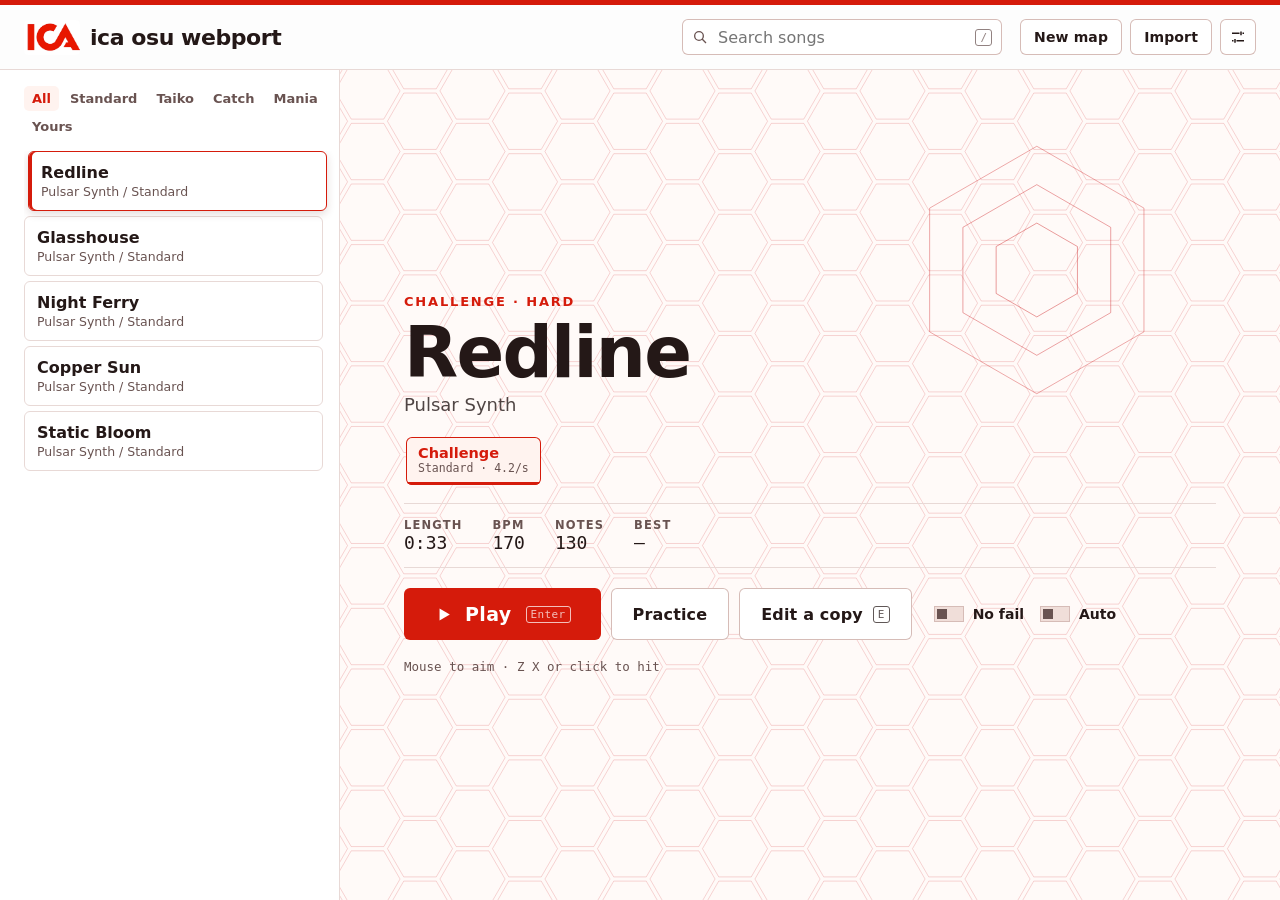
<file: index.html>
<!DOCTYPE html>
<html lang="en">
<head>
<meta charset="utf-8">
<meta name="viewport" content="width=device-width, initial-scale=1">
<title>ica osu webport</title>
<meta name="theme-color" content="#e71908">
<link rel="icon" href="assets/ica.png" type="image/png">
<link rel="stylesheet" href="css/style.css?v=practice1">
</head>
<body>

<svg width="0" height="0" style="position:absolute" aria-hidden="true">
  <filter id="ica-logo-ink" color-interpolation-filters="sRGB">
    <feColorMatrix type="matrix" values="0 0 0 0 .91  0 0 0 0 .09  0 0 0 0 .03  0 -1.02 0 0 1"/>
  </filter>
  <symbol id="i-hex" viewBox="0 0 24 24"><path d="M12 2l8.66 5v10L12 22l-8.66-5V7z" fill="currentColor"/></symbol>
  <symbol id="i-play" viewBox="0 0 24 24"><path d="M7 4.5v15L20 12z" fill="currentColor"/></symbol>
  <symbol id="i-pause" viewBox="0 0 24 24"><path d="M6 4.5h4.5v15H6zM13.5 4.5H18v15h-4.5z" fill="currentColor"/></symbol>
  <symbol id="i-back" viewBox="0 0 24 24"><path d="M14.5 5l-7 7 7 7" fill="none" stroke="currentColor" stroke-width="2.4"/></symbol>
  <symbol id="i-gear" viewBox="0 0 24 24"><path d="M4 7h10M18 7h2M4 17h2M10 17h10" fill="none" stroke="currentColor" stroke-width="2"/><path d="M16 4.5v5M8 14.5v5" fill="none" stroke="currentColor" stroke-width="2"/></symbol>
  <symbol id="i-search" viewBox="0 0 24 24"><path d="M10.5 4a6.5 6.5 0 1 1 0 13 6.5 6.5 0 0 1 0-13zM15.5 15.5L21 21" fill="none" stroke="currentColor" stroke-width="2"/></symbol>
  <symbol id="i-undo" viewBox="0 0 24 24"><path d="M9 5L4 10l5 5M4 10h10a5 5 0 0 1 0 10h-3" fill="none" stroke="currentColor" stroke-width="2"/></symbol>
  <symbol id="i-redo" viewBox="0 0 24 24"><path d="M15 5l5 5-5 5M20 10H10a5 5 0 0 0 0 10h3" fill="none" stroke="currentColor" stroke-width="2"/></symbol>
  <symbol id="i-start" viewBox="0 0 24 24"><path d="M6 5v14M19 5L9 12l10 7z" fill="currentColor" stroke="currentColor" stroke-width="1.6"/></symbol>
  <symbol id="i-prev" viewBox="0 0 24 24"><path d="M12 5L3 12l9 7zM21 5l-9 7 9 7z" fill="currentColor"/></symbol>
  <symbol id="i-next" viewBox="0 0 24 24"><path d="M12 5l9 7-9 7zM3 5l9 7-9 7z" fill="currentColor"/></symbol>
  <symbol id="i-select" viewBox="0 0 24 24"><path d="M6 3l13 9.5-6 1 3.5 6.5-2.5 1.3-3.4-6.6L6 19z" fill="currentColor"/></symbol>
  <symbol id="i-note" viewBox="0 0 24 24"><path d="M12 3l7.8 4.5v9L12 21l-7.8-4.5v-9z" fill="none" stroke="currentColor" stroke-width="2.2"/><path d="M12 9l2.6 1.5v3L12 15l-2.6-1.5v-3z" fill="currentColor"/></symbol>
  <symbol id="i-slider" viewBox="0 0 24 24"><path d="M5 18C5 8 12 16 19 6" fill="none" stroke="currentColor" stroke-width="2.4"/><path d="M5 15.5l2.2 1.2v2.6L5 20.5l-2.2-1.2v-2.6zM19 3.5l2.2 1.2v2.6L19 8.5l-2.2-1.2V4.7z" fill="currentColor"/></symbol>
  <symbol id="i-spin" viewBox="0 0 24 24"><path d="M12 3l7.8 4.5v9L12 21l-7.8-4.5V9" fill="none" stroke="currentColor" stroke-width="2"/><path d="M12 8l3.5 2v4L12 16l-3.5-2v-2" fill="none" stroke="currentColor" stroke-width="2"/></symbol>
  <symbol id="i-rec" viewBox="0 0 24 24"><path d="M12 4l6.9 4v8L12 20l-6.9-4V8z" fill="currentColor"/></symbol>
  <symbol id="i-down" viewBox="0 0 24 24"><path d="M12 3v12M6.5 10l5.5 5.5 5.5-5.5M4 20.5h16" fill="none" stroke="currentColor" stroke-width="2"/></symbol>
</svg>

<canvas id="stage"></canvas>
<canvas id="art" class="hidden"></canvas>

<!-- ============ Song select ============ -->
<section id="menu" class="screen hidden">
  <header class="topbar">
    <div class="logo"><span class="logo-mark"><img src="assets/ica.png" alt="" width="76" height="76"></span><span>ica osu webport</span></div>
    <label class="search">
      <svg class="i" aria-hidden="true"><use href="#i-search"/></svg>
      <input id="search" type="search" placeholder="Search songs" aria-label="Search songs" autocomplete="off">
      <kbd>/</kbd>
    </label>
    <div class="top-actions">
      <button class="btn" id="btn-new">New map</button>
      <button class="btn" id="btn-import">Import</button>
      <button class="btn square" id="btn-settings" aria-label="Settings"><svg class="i" aria-hidden="true"><use href="#i-gear"/></svg></button>
      <input type="file" id="file" accept=".osz,.olz,.osu" multiple class="hidden">
    </div>
  </header>

  <div class="crate">
    <nav class="index" aria-label="Songs">
      <div class="filters" id="filters"></div>
      <ol id="library"></ol>
    </nav>

    <main class="hero" id="hero">
      <div id="notice" class="hidden" role="alert"></div>
      <p class="kicker" id="hero-kicker"></p>
      <h1 id="hero-title"></h1>
      <p class="artist" id="hero-artist"></p>
      <div class="diffs" id="hero-diffs" role="radiogroup" aria-label="Difficulty"></div>
      <dl class="facts" id="hero-facts"></dl>
      <div class="actions">
        <button class="play" id="btn-play"><svg class="i" aria-hidden="true"><use href="#i-play"/></svg>Play<kbd>Enter</kbd></button>
        <button class="btn big" id="btn-practice">Practice</button>
        <button class="btn big" id="btn-edit"><span id="btn-edit-label">Edit</span><kbd>E</kbd></button>
        <button class="btn big hidden" id="btn-replay">Watch saved replay</button>
        <div class="mods">
          <label class="switch"><input type="checkbox" id="mod-nofail"><span class="track"></span><span>No fail</span></label>
          <label class="switch"><input type="checkbox" id="mod-auto"><span class="track"></span><span>Auto</span></label>
        </div>
      </div>
      <div class="hero-foot">
        <p class="keyline" id="hero-keys"></p>
        <button class="link" id="btn-remove">Remove</button>
      </div>
    </main>
  </div>

  <aside id="settings" class="drawer" aria-label="Settings">
    <div class="drawer-head">
      <h2>Settings</h2>
      <button class="btn" id="settings-close">Done</button>
    </div>
    <h3>Appearance</h3>
    <label class="slide">Theme <select id="set-theme"><option value="light">Light</option><option value="dark">Dark</option><option value="oled">OLED black</option></select></label>
    <h3>Sound</h3>
    <label class="slide"><span class="slide-top"><span>Music</span><output id="set-music-val"></output></span><input type="range" id="set-music" min="0" max="1" step="0.05"></label>
    <label class="slide"><span class="slide-top"><span>Hit sounds</span><output id="set-sfx-val"></output></span><input type="range" id="set-sfx" min="0" max="1" step="0.05"></label>
    <label class="slide">Standard hit sounds <select id="set-hit-sounds"><option value="argon">osu! tap</option><option value="beatmap">Follow beatmap</option></select><small>osu! tap plays the same sample on every hit. Follow beatmap enables drum sets and added sounds.</small></label>
    <label class="slide hidden"><input type="checkbox" id="set-wallpaper-sound"> Wallpaper sound <kbd>Ctrl+Alt+M</kbd></label>
    <label class="slide"><span class="slide-top"><span>Audio offset</span><output id="set-offset-val"></output></span><input type="range" id="set-offset" min="-150" max="150" step="5"><small>If you always hit late, raise this. If early, lower it.</small></label>
    <h3>Gameplay</h3>
    <label class="slide">Render resolution <select id="set-render"><option value="native">Native</option><option value="1">Performance (1×)</option><option value="0.75">Performance (0.75×)</option></select><small>0.75× also simplifies the playfield backdrop and connectors.</small></label>
    <div id="wallpaper-display" class="hidden">
      <label class="slide"><span class="slide-top"><span>Wallpaper playfield size</span><output id="set-wallpaper-size-val"></output></span><input type="range" id="set-wallpaper-size" min="0.4" max="1.2" step="0.05"><small>Lower this to give notes more room around the edges.</small></label>
      <label class="slide">Wallpaper resolution <select id="set-wallpaper-render"><option value="0.75">Performance (75%)</option><option value="1">Native (100%)</option><option value="1.25">Sharp (125%)</option><option value="1.5">Sharp (150%)</option></select><small>Higher resolution can lower FPS.</small></label>
    </div>
    <label class="slide"><input type="checkbox" id="set-frame-time"> Frame-time graph <small>Shows time between frames. The yellow line marks the 4.17 ms target for 240 FPS.</small></label>
    <label class="slide">Speed <select id="mod-speed"><option value="1">Normal</option><option value="0.75">Half Time</option><option value="1.5">Double Time</option><option value="2">Double Time (2×)</option></select></label>
    <label class="slide">Difficulty <select id="mod-difficulty"><option value="">Normal</option><option value="easy">Easy</option><option value="hardRock">Hard Rock</option></select></label>
    <label class="slide">Fail condition <select id="mod-fail"><option value="">Normal</option><option value="suddenDeath">Sudden Death</option><option value="perfect">Perfect</option></select></label>
    <label><input type="checkbox" id="mod-hidden"> Hidden (Standard)</label>
    <label><input type="checkbox" id="mod-flashlight"> Flashlight (Standard)</label>
    <label><input type="checkbox" id="mod-spun-out"> Spun Out (Standard)</label>
    <h3>Standard skins</h3>
    <label class="slide">Skin <select id="set-skin"><option value="original">Foid</option><option value="classic">Classic</option><option value="neon">Neon</option></select></label>
    <label class="slide">Import osu! skin (.osk) <input type="file" id="skin-import" accept=".osk"></label>
    <output id="skin-status" role="status"></output>
    <label class="slide"><span class="slide-top"><span>Mania scroll time</span><output id="set-scroll-val"></output></span><input type="range" id="set-scroll" min="250" max="1500" step="25"><small>Lower means faster notes.</small></label>
    <h3>Controls</h3>
    <dl class="ctl">
      <div><dt>Standard</dt><dd>Mouse to aim, <kbd>Z</kbd> <kbd>X</kbd> or click</dd></div>
      <div><dt>Taiko</dt><dd><kbd>F</kbd> <kbd>J</kbd> center, <kbd>D</kbd> <kbd>K</kbd> rim</dd></div>
      <div><dt>Catch</dt><dd><kbd>←</kbd> <kbd>→</kbd> move, <kbd>Shift</kbd> dash</dd></div>
      <div><dt>Mania</dt><dd>Keys shown under the columns</dd></div>
      <div><dt>In a song</dt><dd><kbd>Esc</kbd> pause, <kbd>Space</kbd> skip intro</dd></div>
    </dl>
  </aside>

  <dialog class="sheet" id="practice-dialog" aria-labelledby="practice-title">
    <form id="practice-form">
      <h2 id="practice-title">Practice a section</h2>
      <div class="sheet-grid">
        <label class="slide">Start (seconds)<input id="practice-start" type="number" min="0" step="0.001" required></label>
        <label class="slide">End (seconds)<input id="practice-end" type="number" min="0.001" step="0.001" required></label>
        <label class="slide">Speed <select id="practice-speed"><option value="0.5">50%</option><option value="0.75" selected>75%</option><option value="1">100%</option></select></label>
      </div>
      <label><input id="practice-auto" type="checkbox"> Autoplay</label>
      <p class="sheet-error" id="practice-error" role="alert"></p>
      <div class="sheet-foot">
        <span class="sheet-need"><kbd>R</kbd> Restart loop</span>
        <button class="btn" id="practice-cancel" type="button">Cancel</button>
        <button class="play" type="submit">Start loop</button>
      </div>
    </form>
  </dialog>
  <section id="newmap" class="modal hidden" role="dialog" aria-modal="true" aria-labelledby="nm-heading">
    <form class="sheet" id="newmap-form">
      <h2 id="nm-heading">New map</h2>
      <div class="sheet-row">
        <span class="sheet-label">Song</span>
        <button type="button" class="btn wide file-btn" id="nm-pick"><span id="nm-file-name">Choose an audio file</span></button>
        <input type="file" id="nm-file" accept="audio/*,.mp3,.ogg,.wav,.flac,.m4a" class="hidden">
        <span class="sheet-or">or use a Pulsar song</span>
        <div class="chips" id="nm-sources"></div>
      </div>
      <div class="sheet-grid">
        <label class="field-stack"><span>Title</span><input type="text" id="nm-title" autocomplete="off"></label>
        <label class="field-stack"><span>Artist</span><input type="text" id="nm-artist" autocomplete="off"></label>
        <label class="field-stack"><span>Mapped by</span><input type="text" id="nm-creator" autocomplete="off"></label>
      </div>
      <div class="sheet-row">
        <span class="sheet-label">Type of map</span>
        <div class="modes" id="nm-modes">
          <button type="button" data-mode="0"><b>Standard</b><small>Aim and click</small></button>
          <button type="button" data-mode="1"><b>Taiko</b><small>Two drums, one lane</small></button>
          <button type="button" data-mode="2"><b>Catch</b><small>Slide to catch</small></button>
          <button type="button" data-mode="3"><b>Mania</b><small>Falling columns</small></button>
        </div>
        <div class="stepper hidden" id="nm-keys-row">
          <span>Keys</span>
          <button type="button" class="btn" id="nm-keys-down" aria-label="Fewer keys">−</button>
          <b id="nm-keys">4</b>
          <button type="button" class="btn" id="nm-keys-up" aria-label="More keys">+</button>
        </div>
      </div>
      <p id="nm-error" class="sheet-error hidden" role="alert"></p>
      <div class="sheet-foot">
        <span class="sheet-need" id="nm-need">Pick a song to continue.</span>
        <button type="button" class="btn" id="nm-cancel">Cancel</button>
        <button type="submit" class="play small" id="nm-create">Start mapping</button>
      </div>
    </form>
  </section>
</section>

<!-- ============ Loading ============ -->
<section id="loading" class="screen center hidden">
  <div class="loader">
    <svg class="i spinner" aria-hidden="true"><use href="#i-hex"/></svg>
    <div id="loading-text" role="status">Loading</div>
  </div>
</section>

<!-- ============ Pause ============ -->
<section id="pause" class="screen center dim hidden">
  <div class="pause-box">
    <p class="kicker" id="pause-song"></p>
    <h2>Paused</h2>
    <div class="stack">
      <button class="play" id="btn-resume"><svg class="i" aria-hidden="true"><use href="#i-play"/></svg>Continue<kbd>Esc</kbd></button>
      <button class="btn big" id="btn-retry">Start over</button>
      <button class="btn big" id="btn-quit">Quit to songs</button>
    </div>
  </div>
</section>

<!-- ============ Results ============ -->
<section id="results" class="screen center hidden">
  <div class="results">
    <div class="grade" id="res-grade-wrap">
      <svg viewBox="0 0 100 100" aria-hidden="true"><path d="M50 3l40.7 23.5v47L50 97 9.3 73.5v-47z"/></svg>
      <span id="res-grade"></span>
    </div>
    <div class="res-body">
      <p class="kicker" id="res-sub"></p>
      <h2 id="res-title"></h2>
      <p class="res-score" id="res-score"></p>
      <p class="res-new hidden" id="res-best">New best score</p>
      <dl class="facts">
        <div><dt>Accuracy</dt><dd id="res-acc"></dd></div>
        <div><dt>Best combo</dt><dd id="res-combo"></dd></div>
      </dl>
      <div class="hitbar" aria-hidden="true">
        <i id="res-bar-perfect" class="p"></i><i id="res-bar-great" class="g"></i><i id="res-bar-ok" class="o"></i><i id="res-bar-miss" class="m"></i>
      </div>
      <dl class="hits">
        <div class="p"><dt>Perfect</dt><dd id="res-perfect"></dd></div>
        <div class="g"><dt>Great</dt><dd id="res-great"></dd></div>
        <div class="o"><dt>OK</dt><dd id="res-ok"></dd></div>
        <div class="m"><dt>Miss</dt><dd id="res-miss"></dd></div>
      </dl>
      <p class="res-timing" id="res-timing"></p>
      <div class="actions">
        <button class="play" id="res-retry"><svg class="i" aria-hidden="true"><use href="#i-play"/></svg>Play again<kbd>Enter</kbd></button>
        <button class="btn big hidden" id="res-watch">Watch replay</button>
        <button class="btn big hidden" id="res-save-replay" title="Keep one replay per difficulty on this browser">Save replay</button>
        <button class="btn big" id="res-back">Back to songs<kbd>Esc</kbd></button>
      </div>
      <p class="res-timing" id="res-replay-status" role="status" hidden></p>
    </div>
  </div>
</section>

<!-- ============ Editor ============ -->
<section id="editor" class="screen hidden">
  <header class="ed-top">
    <button class="btn" id="ed-exit"><svg class="i" aria-hidden="true"><use href="#i-back"/></svg>Songs</button>
    <div class="ed-name">
      <b id="ed-title"></b>
      <span><span id="ed-version"></span> · <span id="ed-mode"></span> · <span id="ed-saved">All changes saved</span></span>
    </div>
    <div class="ed-top-actions">
      <button class="btn square" id="ed-undo" aria-label="Undo" title="Undo (Ctrl+Z)"><svg class="i" aria-hidden="true"><use href="#i-undo"/></svg></button>
      <button class="btn square" id="ed-redo" aria-label="Redo" title="Redo (Ctrl+Y)"><svg class="i" aria-hidden="true"><use href="#i-redo"/></svg></button>
      <button class="btn" id="ed-help-btn" title="Keyboard shortcuts (?)">Help</button>
      <button class="btn" id="ed-export" title="Save as an .osz file"><svg class="i" aria-hidden="true"><use href="#i-down"/></svg>Export</button>
      <button class="btn" id="ed-watch" title="Watch it play itself (Shift+T)">Watch</button>
      <button class="play small" id="ed-test" title="Play from the playhead (T)"><svg class="i" aria-hidden="true"><use href="#i-play"/></svg>Test<kbd>T</kbd></button>
    </div>
  </header>

  <aside class="ed-left">
    <h3>Tools</h3>
    <div id="ed-tools"></div>
    <h3>Snap <kbd>[</kbd> <kbd>]</kbd></h3>
    <div id="ed-snaps"></div>
    <h3>Options</h3>
    <div id="ed-opts"></div>
  </aside>

  <div class="ed-stage">
    <canvas id="ed-canvas"></canvas>
    <p id="ed-hint" class="ed-hint"></p>
    <p id="ed-rec-banner" class="ed-rec hidden">Recording. Press <span id="ed-hint-keys"></span> along with the song. <kbd>Esc</kbd> stops.</p>
    <div id="ed-empty" class="ed-empty hidden">
      <h3>Three steps to a map</h3>
      <ol>
        <li>Open <b>Timing</b> and check the beat. Turn on the metronome and press <kbd>Space</kbd>.</li>
        <li>Place notes with the mouse, or press <kbd>R</kbd> and tap along with the song.</li>
        <li>Press <kbd>T</kbd> to play it. <kbd>Esc</kbd> brings you back here.</li>
      </ol>
    </div>
    <div id="ed-toast" class="ed-toast hidden" role="status"></div>
  </div>

  <aside class="ed-right">
    <div id="ed-tabs" class="ed-tabs" role="tablist">
      <button data-tab="note" role="tab">Note</button>
      <button data-tab="timing" role="tab">Timing</button>
      <button data-tab="map" role="tab">Map</button>
    </div>
    <div id="ed-panel-body" class="ed-panel"></div>
    <input type="file" id="ed-bg-file" accept="image/*" class="hidden">
  </aside>

  <footer class="ed-bottom">
    <div class="ed-transport">
      <button class="btn square" id="ed-start" aria-label="Go to start" title="Go to start (Home)"><svg class="i" aria-hidden="true"><use href="#i-start"/></svg></button>
      <button class="btn square" id="ed-back-step" aria-label="Back one beat" title="Back one beat (Down arrow)"><svg class="i" aria-hidden="true"><use href="#i-prev"/></svg></button>
      <button class="play square" id="ed-play" aria-label="Play" title="Play or pause (Space)"><svg class="i" aria-hidden="true"><use id="ed-play-icon" href="#i-play"/></svg></button>
      <button class="btn square" id="ed-fwd-step" aria-label="Forward one beat" title="Forward one beat (Up arrow)"><svg class="i" aria-hidden="true"><use href="#i-next"/></svg></button>
      <div class="ed-clock"><b id="ed-time">0:00.000</b><span id="ed-pos"></span></div>
      <div class="ed-spacer"></div>
      <button class="btn rec" id="ed-record" aria-pressed="false" title="Tap along to place notes (R)"><svg class="i" aria-hidden="true"><use href="#i-rec"/></svg>Record<kbd>R</kbd></button>
      <div class="ed-rate" id="ed-rate" role="group" aria-label="Playback speed"></div>
    </div>
    <div class="ed-line-wrap"><canvas id="ed-line"></canvas></div>
  </footer>

  <div id="ed-help" class="modal hidden" role="dialog" aria-modal="true" aria-labelledby="ed-help-title">
    <div class="sheet">
      <h2 id="ed-help-title">Keys and mouse</h2>
      <dl class="ctl two">
        <div><dt>Play or pause</dt><dd><kbd>Space</kbd></dd></div>
        <div><dt>Move by snap</dt><dd><kbd>←</kbd> <kbd>→</kbd> or mouse wheel</dd></div>
        <div><dt>Move by beat</dt><dd><kbd>↑</kbd> <kbd>↓</kbd> or <kbd>Shift</kbd> + wheel</dd></div>
        <div><dt>Zoom</dt><dd><kbd>Ctrl</kbd> + wheel</dd></div>
        <div><dt>Choose a tool</dt><dd><kbd>1</kbd> to <kbd>5</kbd></dd></div>
        <div><dt>Finer or coarser snap</dt><dd><kbd>[</kbd> <kbd>]</kbd></dd></div>
        <div><dt>Delete a note</dt><dd>Right-click it, or <kbd>Del</kbd></dd></div>
        <div><dt>Remove a slider point</dt><dd>Double-click it</dd></div>
        <div><dt>Undo, redo</dt><dd><kbd>Ctrl</kbd> <kbd>Z</kbd>, <kbd>Ctrl</kbd> <kbd>Y</kbd></dd></div>
        <div><dt>Copy, cut, paste</dt><dd><kbd>Ctrl</kbd> <kbd>C</kbd> <kbd>X</kbd> <kbd>V</kbd></dd></div>
        <div><dt>Select all</dt><dd><kbd>Ctrl</kbd> <kbd>A</kbd></dd></div>
        <div><dt>Move selection in time</dt><dd><kbd>Ctrl</kbd> <kbd>←</kbd> <kbd>→</kbd></dd></div>
        <div><dt>Record</dt><dd><kbd>R</kbd>, then tap along</dd></div>
        <div><dt>Test from here</dt><dd><kbd>T</kbd></dd></div>
        <div><dt>Watch it play</dt><dd><kbd>Shift</kbd> <kbd>T</kbd></dd></div>
        <div><dt>Metronome, hit sounds</dt><dd><kbd>M</kbd>, <kbd>H</kbd></dd></div>
        <div><dt>New combo</dt><dd><kbd>N</kbd></dd></div>
        <div><dt>Grid</dt><dd><kbd>G</kbd></dd></div>
      </dl>
      <div class="sheet-foot"><button class="btn" id="ed-help-close">Close</button></div>
    </div>
  </div>
</section>

<script src="js/mapformat.js?v=hitsounds1"></script>
<script src="js/mapwrite.js"></script>
<script src="js/music.js"></script>
<script src="js/game.js?v=tap1"></script>
<script src="js/modes.js"></script>
<script src="js/art.js?v=desktop1"></script>
<script src="js/editor.js"></script>
<script src="js/customize.js?v=custom-skins1"></script>
<script src="js/app.js?v=tap1"></script>
</body>
</html>
</file>
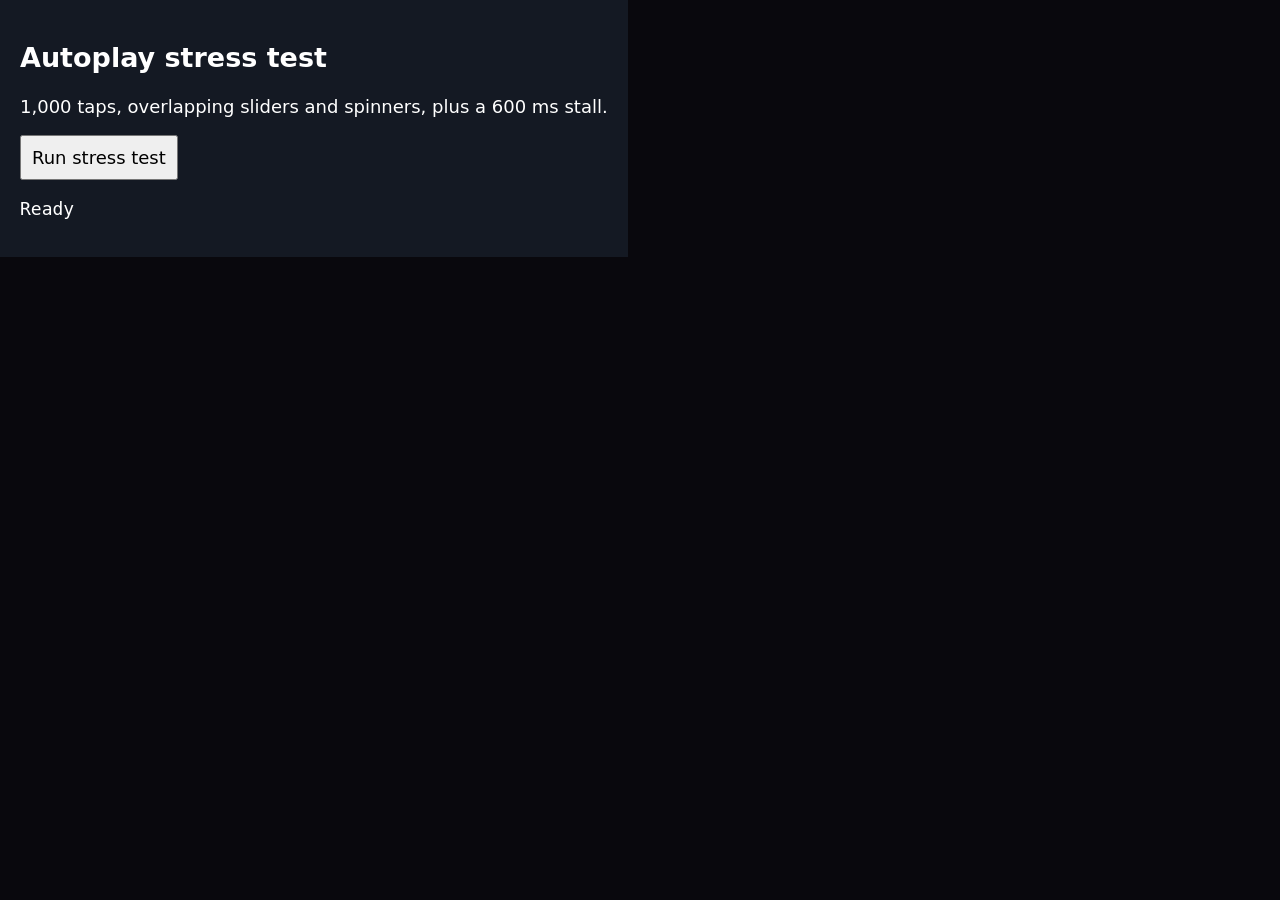
<file: tests/browser-autoplay.html>
<!doctype html><meta charset="utf-8"><title>Autoplay stress test</title>
<style>body{margin:0;background:#09080d;color:white;font:18px system-ui}canvas{position:fixed;inset:0}section{position:relative;background:#141923;padding:20px;width:max-content;max-width:90%}button{font:inherit;padding:10px}pre{white-space:pre-wrap}</style>
<canvas id="stage"></canvas><section><h1>Autoplay stress test</h1><p>1,000 taps, overlapping sliders and spinners, plus a 600 ms stall.</p><button id="run">Run stress test</button><pre id="result">Ready</pre></section>
<script src="../js/mapformat.js"></script><script src="../js/game.js"></script><script>
document.querySelector('#run').onclick = async () => {
  const P = Pulsar, ctx = new AudioContext(); await ctx.resume();
  P.musicOut = ctx.createGain(); P.musicOut.connect(ctx.destination);
  const objects = Array.from({length:1000},(_,i)=>({type:'tap',t:1000+i*5,x:40+(i%10)*48,y:60+(i%6)*48,color:i%4,num:i+1}));
  for (let i=0;i<4;i++) {
    const x=40+i*140, y=120;
    objects.push({type:'slider',t:1000,endT:6500,x,y,color:i,num:1,slides:5,path:P.makePath('L',[[x,y],[x,300]],180)});
    objects.push({type:'spin',t:1500,endT:6500,x:256,y:192,color:i});
  }
  objects.sort((a,b)=>a.t-b.t);
  document.querySelector('#run').disabled=true;
  document.querySelector('#result').textContent='Running…';
  const game = new P.StandardGame(document.querySelector('canvas'),{
    map:{objects,ar:10,cs:5,od:10,hp:5,beatMs:500},audioCtx:ctx,
    audioBuffer:ctx.createBuffer(1,ctx.sampleRate*10,ctx.sampleRate),mods:{auto:true},
    onEnd:r=>{
      document.querySelector('#result').textContent=(r.counts.perfect===1008&&r.accuracy===1?'PASS':'FAIL')+'\n'+JSON.stringify(r,null,2);
      ctx.close();document.querySelector('#run').disabled=false;
    }
  });
  game.start();
  setTimeout(()=>{const end=performance.now()+600;while(performance.now()<end){}},4500);
};
</script>
</file>
<file: css/style.css>
:root {
  --ink-0: #fdfdfd; --ink-1: #fff; --ink-2: #fff3ef; --ink-3: #f0ded9;
  --line: #e8d9d6; --line-2: #d6bcb7;
  --bone: #241817; --mute: #695351; --acid: #d51b0b; --acid-ink: #fff;
  --coral: #a62b20; --teal: #176b62; --violet: #6456a0; --honey: #875400; --red: #b92720;
  --overlay: rgba(255, 250, 248, 0.94); --card-shadow: rgba(90, 30, 22, 0.16);
  --display: "Bahnschrift", "DIN Alternate", "Avenir Next Condensed", "Segoe UI", system-ui, sans-serif;
  --mono: "Cascadia Mono", ui-monospace, Consolas, monospace;
  font-family: var(--display);
  color-scheme: light;
}
:root:is([data-theme="dark"], [data-theme="oled"]) {
  --ink-0: #161317; --ink-1: #211c22; --ink-2: #352328; --ink-3: #44353d;
  --line: #40333e; --line-2: #5c4b57;
  --bone: #fff6f5; --mute: #cfbfc6; --acid: #ff8d80; --acid-ink: #271012;
  --coral: #ffa29a; --teal: #7ed9c5; --violet: #c7b5fc; --honey: #f8cf86; --red: #ff8a82;
  --overlay: rgba(22, 19, 23, 0.94); --card-shadow: rgba(0, 0, 0, 0.46);
  color-scheme: dark;
}
:root[data-theme="oled"] {
  --ink-0: #000; --ink-1: #000; --ink-2: #1d1014; --ink-3: #272027;
  --line: #292329; --line-2: #54424b;
  --overlay: rgba(0, 0, 0, 0.95);
}
* { box-sizing: border-box; }
html, body { margin: 0; height: 100%; background: var(--ink-0); color: var(--bone); overflow: hidden; }
.hidden { display: none !important; }
button { font: inherit; color: inherit; cursor: pointer; background: none; border: 0; padding: 0; }
button:disabled { cursor: not-allowed; opacity: 0.4; }
:focus-visible { outline: 2px solid var(--acid); outline-offset: 2px; }
input { font: inherit; color: inherit; }
h1, h2, h3, p, ol, dl, dd { margin: 0; padding: 0; }
ol { list-style: none; }
.i { width: 1em; height: 1em; flex: none; display: inline-block; }

kbd {
  font: 500 11px/1 var(--mono);
  color: inherit; opacity: 0.72;
  border: 1px solid currentColor; border-radius: 3px;
  padding: 2px 4px; margin-left: 2px;
}

#stage { position: fixed; inset: 0; width: 100%; height: 100%; display: block; touch-action: none; }
#stage.live { cursor: none; }
#art { position: fixed; inset: 0; width: 100%; height: 100%; display: block; z-index: 1; }
.wallpaper .screen { visibility: hidden; }
.screen { position: fixed; inset: 0; z-index: 2; }
.center { display: grid; place-items: center; padding: 20px; }
.dim { background: var(--overlay); }

/* ---------- Controls ---------- */

.btn {
  display: inline-flex; align-items: center; justify-content: center; gap: 8px;
  min-height: 36px; padding: 0 14px;
  background: var(--ink-1); border-radius: 6px;
  box-shadow: inset 0 0 0 1px var(--line-2);
  font-weight: 600; font-size: 14px; letter-spacing: 0.01em;
  transition: background 0.1s, color 0.1s;
}
.btn:hover:not(:disabled) { background: var(--ink-2); color: var(--acid); }
.btn.big { min-height: 52px; padding: 0 22px; font-size: 16px; }
.btn.square { width: 36px; padding: 0; font-size: 18px; }
.btn.wide { width: 100%; }
.btn.small { min-height: 30px; padding: 0 8px; font-family: var(--mono); font-weight: 500; font-size: 12px; }
.btn[aria-pressed="true"] { background: var(--acid); color: var(--acid-ink); box-shadow: none; }
.btn.danger:hover:not(:disabled) { background: var(--red); color: #1c0408; }
.btn.primary-soft { box-shadow: inset 0 0 0 1px var(--acid); color: var(--acid); }
.btn.primary-soft:hover { background: var(--acid); color: var(--acid-ink); }

.play {
  display: inline-flex; align-items: center; justify-content: center; gap: 12px;
  min-height: 52px; padding: 0 30px;
  background: var(--acid); color: var(--acid-ink);
  font-weight: 700; font-size: 19px; letter-spacing: 0.02em;
  border-radius: 6px;
  transition: background 0.1s, transform 0.08s;
}
.play:hover:not(:disabled) { background: color-mix(in srgb, var(--acid), var(--ink-1) 13%); }
.play:active:not(:disabled) { transform: translateY(1px); }
.play.small { min-height: 36px; padding: 0 16px; font-size: 14px; gap: 8px; }
.play.square { width: 44px; min-height: 44px; padding: 0; font-size: 20px; }

.link { color: var(--mute); font-size: 13px; text-decoration: underline; text-underline-offset: 3px; }
.link:hover { color: var(--bone); }
.link.armed { color: var(--red); }

.chip {
  padding: 5px 8px; border-radius: 5px; font-size: 13px; font-weight: 600; color: var(--mute);
}
.chip:hover { color: var(--bone); box-shadow: inset 0 0 0 1px var(--line-2); }
.chip[aria-pressed="true"] { background: var(--ink-2); color: var(--acid); box-shadow: none; }

.switch { display: inline-flex; align-items: center; gap: 9px; font-size: 14px; font-weight: 600; cursor: pointer; }
.switch input { position: absolute; opacity: 0; width: 1px; height: 1px; }
.switch .track { width: 30px; height: 16px; background: var(--ink-3); box-shadow: inset 0 0 0 1px var(--line-2); position: relative; flex: none; transition: background 0.1s; }
.switch .track::after { content: ""; position: absolute; left: 3px; top: 3px; width: 10px; height: 10px; background: var(--mute); transition: transform 0.1s, background 0.1s; }
.switch input:checked + .track { background: var(--acid); }
.switch input:checked + .track::after { transform: translateX(14px); background: var(--acid-ink); }
.switch input:focus-visible + .track { outline: 2px solid var(--acid); outline-offset: 2px; }
.switch kbd { margin-left: auto; }

input[type=range] { width: 100%; accent-color: var(--acid); margin: 6px 0 0; height: 18px; }
.slide { display: block; margin-bottom: 16px; font-size: 14px; }
.slide-top { display: flex; justify-content: space-between; gap: 8px; font-weight: 600; }
.slide output { font: 500 12.5px var(--mono); color: var(--mute); }
.slide small { display: block; color: var(--mute); font-size: 12.5px; margin-top: 2px; }

.field-stack { display: block; font-size: 13px; color: var(--mute); font-weight: 600; margin-bottom: 10px; }
.field-stack input, .field-inline input, .bigfield input {
  width: 100%; background: var(--ink-0); border: 0; box-shadow: inset 0 0 0 1px var(--line-2);
  color: var(--bone); padding: 8px 10px; font-weight: 500; margin-top: 4px; border-radius: 0;
}
.field-stack input:focus, .field-inline input:focus, .bigfield input:focus { outline: 0; box-shadow: inset 0 0 0 2px var(--acid); }

.stepper { display: flex; align-items: center; gap: 8px; margin: 10px 0; font-size: 14px; font-weight: 600; }
.stepper > span { flex: 1; }
.stepper b { min-width: 24px; text-align: center; font: 600 16px var(--mono); }
.stepper .btn { width: 32px; min-height: 32px; padding: 0; font-size: 18px; }

/* ---------- Song select ---------- */

#menu { display: grid; grid-template-rows: auto 1fr; background: transparent; }
body.dropping #menu { box-shadow: inset 0 0 0 3px var(--acid); }
.topbar { display: flex; align-items: center; gap: 18px; padding: 14px 24px; background: var(--ink-0); border-top: 5px solid var(--acid); border-bottom: 1px solid var(--line); }
.logo { display: flex; align-items: center; gap: 10px; font-size: 22px; font-weight: 700; letter-spacing: -0.02em; white-space: nowrap; }
.logo-mark { position: relative; overflow: hidden; flex: none; width: 56px; height: 35px; border-radius: 4px; }
.logo-mark img { position: absolute; inset: 50% auto auto 50%; transform: translate(-50%, -50%); }
:root:is([data-theme="dark"], [data-theme="oled"]) .logo-mark img { filter: url(#ica-logo-ink); }
.search { display: flex; align-items: center; gap: 8px; flex: 0 1 320px; margin-left: auto; padding: 0 10px; height: 36px; background: var(--ink-1); border-radius: 6px; box-shadow: inset 0 0 0 1px var(--line-2); color: var(--mute); }
.search:focus-within { box-shadow: inset 0 0 0 2px var(--acid); }
.search input { flex: 1; min-width: 0; background: none; border: 0; outline: 0; color: var(--bone); }
.search input::-webkit-search-cancel-button { display: none; }
.top-actions { display: flex; gap: 8px; }

.crate { display: grid; grid-template-columns: minmax(250px, 340px) 1fr; min-height: 0; }
.index { display: flex; flex-direction: column; min-height: 0; padding-left: 24px; background: var(--ink-1); border-right: 1px solid var(--line); }
.filters { display: flex; flex-wrap: wrap; gap: 3px; padding: 16px 12px 12px 0; }
#library { flex: 1; overflow-y: auto; padding-right: 16px; padding-bottom: 20px; scrollbar-width: thin; scrollbar-color: var(--ink-3) transparent; }
.none { color: var(--mute); padding: 16px 0; font-size: 14px; }

.song {
  display: grid; gap: 2px; width: 100%; text-align: left;
  padding: 11px 12px; border-radius: 6px; margin-bottom: 5px;
  background: var(--ink-1);
  border: 1px solid var(--line);
  transition: transform 0.12s, box-shadow 0.12s;
}
.song-title { font-size: 16px; font-weight: 600; overflow: hidden; text-overflow: ellipsis; white-space: nowrap; }
.song-sub { font-size: 12.5px; color: var(--mute); overflow: hidden; text-overflow: ellipsis; white-space: nowrap; }
.song:hover { border-color: var(--line-2); }
.song[aria-current="true"] {
  border-color: var(--acid);
  box-shadow: inset 3px 0 var(--acid), 0 3px 9px var(--card-shadow);
  transform: translateX(4px);
}
@media (prefers-reduced-motion: reduce) { .song { transition: none; } }

.hero { display: flex; flex-direction: column; justify-content: safe center; padding: 32px clamp(24px, 5vw, 72px); min-width: 0; overflow-y: auto; }
.hero.blank > * { visibility: hidden; }
#notice { background: var(--ink-2); box-shadow: inset 0 0 0 1px var(--red); color: var(--red); padding: 10px 14px; margin-bottom: 16px; font-size: 14px; overflow-wrap: anywhere; }
.kicker { color: var(--acid); font-size: 13px; font-weight: 600; letter-spacing: 0.14em; text-transform: uppercase; overflow-wrap: anywhere; }
#hero-title {
  font-size: min(calc(150vw / var(--len, 10)), clamp(38px, 5.5vw, 76px));
  font-stretch: condensed; line-height: 1.05; font-weight: 700; letter-spacing: -0.025em;
  margin: 8px 0 4px; overflow-wrap: anywhere;
}
.artist { font-size: 18px; color: var(--bone); opacity: 0.8; overflow-wrap: anywhere; }

.diffs { display: flex; flex-wrap: wrap; flex-shrink: 0; gap: 6px; margin: 20px 0 16px; max-height: 172px; overflow-y: auto; padding: 2px; scrollbar-width: thin; scrollbar-color: var(--ink-3) transparent; }
.diff { position: relative; display: flex; flex-direction: column; align-items: flex-start; min-width: 118px; max-width: 240px; padding: 8px 12px 10px; background: var(--ink-1); border-radius: 6px; overflow: hidden; box-shadow: inset 0 0 0 1px var(--line-2); text-align: left; }
.diff:hover { box-shadow: inset 0 0 0 1px var(--bone); }
.diff-name { font-weight: 700; font-size: 14.5px; max-width: 100%; overflow: hidden; text-overflow: ellipsis; white-space: nowrap; }
.diff-sub { font: 500 11.5px var(--mono); color: var(--mute); }
.diff-bar { position: absolute; left: 0; bottom: 0; height: 3px; width: var(--fill); background: var(--acid); }
.diff[aria-checked="true"] { background: var(--ink-2); color: var(--acid); box-shadow: inset 0 0 0 1px var(--acid); }

.facts { display: flex; flex-wrap: wrap; gap: 8px 30px; margin-bottom: 20px; }
.facts dt { font-size: 11.5px; color: var(--mute); font-weight: 600; letter-spacing: 0.1em; text-transform: uppercase; }
.facts dd { font: 500 18px var(--mono); }
.hero .facts { padding: 14px 0; border-block: 1px solid var(--line); }
.actions { display: flex; flex-wrap: wrap; align-items: center; gap: 10px; }
.mods { display: flex; gap: 16px; margin-left: 12px; }
.hero-foot { display: flex; justify-content: space-between; align-items: center; gap: 12px; margin-top: 16px; min-height: 20px; }
.keyline { font: 500 12.5px var(--mono); color: var(--mute); }

.drawer {
  position: absolute; top: 0; right: 0; bottom: 0; width: min(360px, 100%); z-index: 4;
  background: var(--ink-1); box-shadow: -1px 0 0 var(--line-2), -30px 0 60px rgba(0, 0, 0, 0.5);
  padding: 20px 24px; overflow-y: auto;
  transform: translateX(105%); visibility: hidden; transition: transform 0.16s ease-out, visibility 0.16s;
}
.drawer.open { transform: none; visibility: visible; }
.drawer-head { display: flex; justify-content: space-between; align-items: center; margin-bottom: 8px; }
.drawer-head h2 { font-size: 22px; }
.drawer h3, .ed-left h3 { font-size: 11.5px; color: var(--mute); font-weight: 600; letter-spacing: 0.12em; text-transform: uppercase; }
.drawer h3 { margin: 20px 0 12px; }
.ctl div { display: grid; grid-template-columns: 84px 1fr; gap: 8px; padding: 7px 0; border-top: 1px solid var(--line); font-size: 13.5px; align-items: baseline; }
.ctl dt { color: var(--mute); }
.ctl.two { display: grid; grid-template-columns: 1fr 1fr; column-gap: 28px; }
.ctl.two div { grid-template-columns: 1fr auto; }

.modal { position: absolute; inset: 0; z-index: 5; display: grid; place-items: center; padding: 20px; background: rgba(36, 24, 23, 0.35); overflow-y: auto; }
.sheet { width: min(640px, 100%); background: var(--ink-1); box-shadow: inset 0 0 0 1px var(--line-2); padding: 24px 26px; }
.sheet h2 { font-size: 26px; margin-bottom: 16px; }
#practice-dialog { border: 0; color: var(--bone); max-width: calc(100% - 24px); }
#practice-dialog::backdrop { background: #0008; }
#practice-dialog input[type="number"] { display: block; width: 100%; }
#practice-error:empty { display: none; }
.sheet-row { margin-bottom: 16px; }
.sheet-label { display: block; font-size: 13px; color: var(--mute); font-weight: 600; margin-bottom: 6px; }
.sheet-or { display: block; font-size: 12.5px; color: var(--mute); margin: 8px 0 6px; }
.sheet-grid { display: grid; grid-template-columns: 1fr 1fr 1fr; gap: 0 12px; margin-bottom: 6px; }
.chips { display: flex; flex-wrap: wrap; gap: 6px; }
.file-btn span { overflow: hidden; text-overflow: ellipsis; white-space: nowrap; }
.modes { display: grid; grid-template-columns: repeat(4, 1fr); gap: 6px; }
.modes button { padding: 10px 12px; text-align: left; box-shadow: inset 0 0 0 1px var(--line-2); }
.modes button:hover { box-shadow: inset 0 0 0 1px var(--bone); }
.modes b { display: block; font-size: 15px; }
.modes small { font-size: 12px; color: var(--mute); }
.modes button[aria-pressed="true"] { background: var(--acid); color: var(--acid-ink); box-shadow: none; }
.modes button[aria-pressed="true"] small { color: var(--acid-ink); }
.sheet-error { color: var(--red); font-size: 14px; margin-bottom: 12px; }
.sheet-foot { display: flex; justify-content: flex-end; align-items: center; gap: 10px; margin-top: 8px; }
.sheet-need { margin-right: auto; color: var(--mute); font-size: 13px; }

/* ---------- Loading, pause, results ---------- */

.loader { display: flex; flex-direction: column; align-items: center; gap: 16px; padding: 24px; border-radius: 8px; background: var(--ink-1); font-size: 18px; color: var(--bone); text-align: center; }
.spinner { font-size: 42px; color: var(--acid); animation: beat 0.9s ease-in-out infinite; }
@keyframes beat { 0%, 100% { transform: scale(0.72) rotate(0); opacity: 0.6; } 50% { transform: scale(1) rotate(60deg); opacity: 1; } }
@media (prefers-reduced-motion: reduce) { .spinner { animation: none; } }

.pause-box { width: min(320px, 100%); }
.pause-box h2 { font-size: 64px; font-stretch: condensed; line-height: 1; margin: 6px 0 22px; }
.stack { display: grid; gap: 8px; }
.stack > * { width: 100%; }

.results { display: flex; align-items: center; gap: 48px; width: min(860px, 100%); max-height: 100%; overflow-y: auto; padding: clamp(16px, 4vw, 32px); border-radius: 8px; background: var(--ink-1); }
.grade { position: relative; width: min(30vw, 270px); min-width: 150px; aspect-ratio: 1; flex: none; display: grid; place-items: center; color: var(--acid); }
.grade svg { position: absolute; inset: 0; width: 100%; height: 100%; }
.grade path { fill: rgba(213, 27, 11, 0.08); stroke: currentColor; stroke-width: 1.6; }
.grade span { position: relative; font-size: min(14vw, 130px); font-weight: 700; font-stretch: condensed; line-height: 1; }
.grade[data-grade=A], .grade[data-grade=B] { color: var(--teal); }
.grade[data-grade=C] { color: var(--honey); }
.grade[data-grade=D], .grade[data-grade=F] { color: var(--coral); }
.grade[data-grade=D] path, .grade[data-grade=F] path { fill: rgba(255, 122, 102, 0.08); }
.res-body { flex: 1; min-width: 0; }
.res-body h2 { font-size: 34px; font-stretch: condensed; line-height: 1.05; margin-top: 4px; overflow-wrap: anywhere; }
.res-score { font: 500 clamp(38px, 6vw, 60px)/1.1 var(--mono); letter-spacing: -0.03em; margin: 10px 0 4px; }
.res-new { color: var(--acid); font-weight: 700; margin-bottom: 8px; }
.res-body .facts { margin: 12px 0 14px; }
.hitbar { display: flex; height: 6px; background: var(--ink-3); margin-bottom: 8px; }
.hitbar i { width: var(--share, 0); display: block; }
.hitbar .p, .hits .p dd { background: var(--acid); }
.hitbar .g, .hits .g dd { background: var(--teal); }
.hitbar .o, .hits .o dd { background: var(--honey); }
.hitbar .m, .hits .m dd { background: var(--red); }
.hits { display: grid; grid-template-columns: repeat(4, 1fr); gap: 12px; }
.hits dt { font-size: 12.5px; color: var(--mute); font-weight: 600; }
.hits dd { font: 500 20px var(--mono); background: none !important; }
.hits .p dd { color: var(--acid); } .hits .g dd { color: var(--teal); } .hits .o dd { color: var(--honey); } .hits .m dd { color: var(--red); }
.res-timing { color: var(--mute); font-size: 14px; margin: 12px 0 18px; }

/* ---------- Editor ---------- */

#editor {
  background: var(--ink-0);
  display: grid;
  grid-template: "top top top" auto "left stage right" 1fr "bottom bottom bottom" auto / 132px 1fr 256px;
  min-height: 0;
}
.ed-top { grid-area: top; display: flex; align-items: center; gap: 14px; padding: 8px 12px; border-bottom: 1px solid var(--line); min-width: 0; }
.ed-name { flex: 1; min-width: 60px; display: flex; flex-direction: column; line-height: 1.25; overflow: hidden; }
.ed-name > * { overflow: hidden; text-overflow: ellipsis; white-space: nowrap; }
.ed-name b { font-size: 15px; }
.ed-name > span { font-size: 12.5px; color: var(--mute); }
.ed-top-actions { display: flex; align-items: center; gap: 6px; }

.ed-left { grid-area: left; padding: 10px; border-right: 1px solid var(--line); overflow: hidden auto; min-width: 0; display: flex; flex-direction: column; gap: 6px; scrollbar-width: thin; scrollbar-color: var(--ink-3) transparent; }
.ed-left h3 { margin: 8px 0 2px; }
.ed-left h3:first-child { margin-top: 0; }
#ed-tools { display: grid; gap: 4px; }
.tool { display: flex; align-items: center; gap: 8px; width: 100%; padding: 8px; font-size: 14px; font-weight: 600; box-shadow: inset 0 0 0 1px var(--line); }
.tool .i { font-size: 18px; }
.tool:hover { box-shadow: inset 0 0 0 1px var(--bone); }
.tool-name { flex: 1; text-align: left; }
.tool[aria-pressed="true"] { background: var(--acid); color: var(--acid-ink); box-shadow: none; }
.swatch { width: 16px; height: 16px; flex: none; clip-path: polygon(25% 3%, 75% 3%, 100% 50%, 75% 97%, 25% 97%, 0 50%); }
#ed-snaps { display: grid; grid-template-columns: repeat(auto-fill, minmax(34px, 1fr)); gap: 3px; }
.snap { padding: 6px 0; font: 500 11.5px var(--mono); box-shadow: inset 0 0 0 1px var(--line); }
.snap:hover { box-shadow: inset 0 0 0 1px var(--bone); }
.snap[aria-pressed="true"] { background: var(--bone); color: var(--ink-0); box-shadow: none; }
#ed-opts { display: grid; gap: 9px; margin-top: 2px; }
#ed-opts .switch { font-size: 12.5px; gap: 7px; align-items: flex-start; line-height: 1.2; min-width: 0; }
#ed-opts .switch > span:not(.track) { min-width: 0; overflow-wrap: anywhere; }
#ed-opts .switch kbd { display: none; }
#ed-opts .switch .track { width: 24px; height: 13px; }
#ed-opts .switch .track::after { width: 7px; height: 7px; }
#ed-opts .switch input:checked + .track::after { transform: translateX(11px); }

.ed-stage { grid-area: stage; position: relative; min-width: 0; min-height: 0; overflow: hidden; }
#ed-canvas { position: absolute; inset: 0; width: 100%; height: 100%; display: block; touch-action: none; cursor: crosshair; }
.ed-hint { position: absolute; left: 10px; right: 10px; top: 8px; font-size: 13px; color: #fff; opacity: 0.82; pointer-events: none; text-shadow: 0 1px 4px #000; }
.ed-rec { position: absolute; left: 50%; bottom: 10px; transform: translateX(-50%); background: var(--red); color: #1c0408; font-weight: 700; font-size: 13px; padding: 6px 12px; white-space: nowrap; pointer-events: none; }
.ed-empty { position: absolute; left: 50%; bottom: 12px; transform: translateX(-50%); width: min(420px, 88%); padding: 18px 20px; background: var(--ink-1); box-shadow: inset 0 0 0 1px var(--line-2); pointer-events: none; }
.ed-empty h3 { font-size: 18px; margin-bottom: 8px; }
.ed-empty ol { list-style: decimal; padding-left: 20px; font-size: 14px; line-height: 1.5; }
.ed-empty li { margin-bottom: 4px; }
.ed-toast { position: absolute; left: 50%; top: 36px; transform: translateX(-50%); max-width: 90%; background: var(--bone); color: var(--ink-0); font-weight: 600; font-size: 14px; padding: 8px 14px; pointer-events: none; }

.ed-right { grid-area: right; border-left: 1px solid var(--line); display: flex; flex-direction: column; min-height: 0; }
.ed-tabs { display: flex; border-bottom: 1px solid var(--line); }
.ed-tabs button { flex: 1; padding: 10px 0; font-size: 14px; font-weight: 600; color: var(--mute); border-bottom: 2px solid transparent; }
.ed-tabs button:hover { color: var(--bone); }
.ed-tabs button[aria-selected="true"] { color: var(--acid); border-bottom-color: var(--acid); }
.ed-panel { flex: 1; overflow-y: auto; padding: 12px; display: flex; flex-direction: column; gap: 8px; scrollbar-width: thin; scrollbar-color: var(--ink-3) transparent; }
.panel-head { font-size: 11.5px; color: var(--mute); font-weight: 600; letter-spacing: 0.12em; text-transform: uppercase; margin: 8px 0 0; }
.panel-head:first-child { margin-top: 0; }
.panel-empty { color: var(--mute); font-size: 14px; line-height: 1.45; }
.panel-note { color: var(--mute); font-size: 12.5px; line-height: 1.4; overflow-wrap: anywhere; }
.kv { display: flex; justify-content: space-between; font-size: 14px; }
.kv span { color: var(--mute); }
.kv b { font: 500 13.5px var(--mono); }
.btn-row { display: grid; grid-template-columns: 1fr 1fr; gap: 6px; }
.btn-row.four { grid-template-columns: repeat(4, 1fr); }
.btn-row .btn { padding: 0 6px; font-size: 13px; }
.bigfield { display: flex; align-items: center; gap: 10px; font-weight: 600; font-size: 14px; }
.bigfield input { font: 500 24px var(--mono); margin: 0; padding: 4px 8px; }
.field-inline { display: flex; align-items: center; justify-content: space-between; gap: 10px; font-size: 13.5px; color: var(--mute); }
.field-inline input { width: 90px; margin: 0; font-family: var(--mono); padding: 5px 8px; text-align: right; }
.ed-panel .slide { margin-bottom: 8px; font-size: 13.5px; }
.ed-panel .field-stack { margin-bottom: 2px; }
.points { list-style: none; margin: 0; padding: 0; display: grid; gap: 2px; }
.points li { display: flex; align-items: center; border-left: 3px solid var(--red); background: rgba(255, 255, 255, 0.03); }
.points li.green { border-left-color: var(--teal); }
.point-jump { flex: 1; display: flex; justify-content: space-between; gap: 6px; padding: 6px 8px; font-size: 12.5px; text-align: left; min-width: 0; }
.point-jump span { font-family: var(--mono); color: var(--mute); font-size: 11.5px; }
.point-jump:hover b { color: var(--acid); }
.point-speed { width: 62px; background: var(--ink-0); border: 0; box-shadow: inset 0 0 0 1px var(--line-2); color: var(--bone); font: 500 12px var(--mono); padding: 3px 4px; text-align: right; }
.point-x { width: 26px; height: 26px; color: var(--mute); font-size: 16px; }
.point-x:hover { color: var(--red); }

.ed-bottom { grid-area: bottom; border-top: 1px solid var(--line); min-width: 0; }
.ed-transport { display: flex; align-items: center; gap: 6px; padding: 6px 12px; min-width: 0; }
.ed-clock { margin-left: 10px; display: flex; flex-direction: column; line-height: 1.2; min-width: 0; }
.ed-clock b { font: 500 19px var(--mono); }
.ed-clock span { font-size: 12px; color: var(--mute); white-space: nowrap; overflow: hidden; text-overflow: ellipsis; }
.ed-spacer { flex: 1; }
.btn.rec .i { color: var(--red); }
.btn.rec:hover .i { color: var(--red); }
.btn.rec[aria-pressed="true"] { background: var(--red); color: #1c0408; }
.btn.rec[aria-pressed="true"] .i { color: #1c0408; }
.ed-rate { display: flex; gap: 2px; margin-left: 6px; }
.rate { padding: 0 8px; min-height: 36px; font: 500 12px var(--mono); box-shadow: inset 0 0 0 1px var(--line); }
.rate:hover { box-shadow: inset 0 0 0 1px var(--bone); }
.rate[aria-pressed="true"] { background: var(--bone); color: var(--ink-0); box-shadow: none; }
.ed-line-wrap { position: relative; height: 104px; }
#ed-line { position: absolute; inset: 0; width: 100%; height: 100%; display: block; touch-action: none; }

/* ---------- Narrow windows ---------- */

@media (max-width: 1040px) {
  #editor { grid-template-columns: 124px 1fr 216px; }
  .ed-top-actions kbd, #ed-record kbd { display: none; }
  #ed-help-btn, #ed-watch { padding: 0 10px; }
  .tool kbd { display: none; }
}
@media (max-width: 760px) {
  .topbar { flex-wrap: wrap; padding: 10px 14px; gap: 10px; }
  .logo { font-size: 18px; }
  .search { order: 3; flex: 1 1 100%; margin: 0; }
  .top-actions { margin-left: auto; }
  .crate { grid-template-columns: 1fr; grid-template-rows: minmax(0, 1fr) minmax(0, 1fr); overflow: hidden; }
  .hero { order: -1; justify-content: flex-start; padding: 16px 14px; }
  .index { padding: 0 14px; border-top: 1px solid var(--line); }
  .mods { margin-left: 0; }
  .results { flex-direction: column; align-items: flex-start; gap: 16px; }
  .grade { width: 130px; min-width: 130px; }
  .grade span { font-size: 62px; }
  .sheet-grid, .modes, .ctl.two { grid-template-columns: 1fr 1fr; }
  #editor { grid-template-columns: 92px 1fr; grid-template-areas: "top top" "left stage" "right right" "bottom bottom"; grid-template-rows: auto 1fr 180px auto; }
  .ed-right { border-left: 0; border-top: 1px solid var(--line); }
  .ed-rate, .ed-clock span { display: none; }
  #ed-help-btn, #ed-watch { display: none; }
}
</file>
